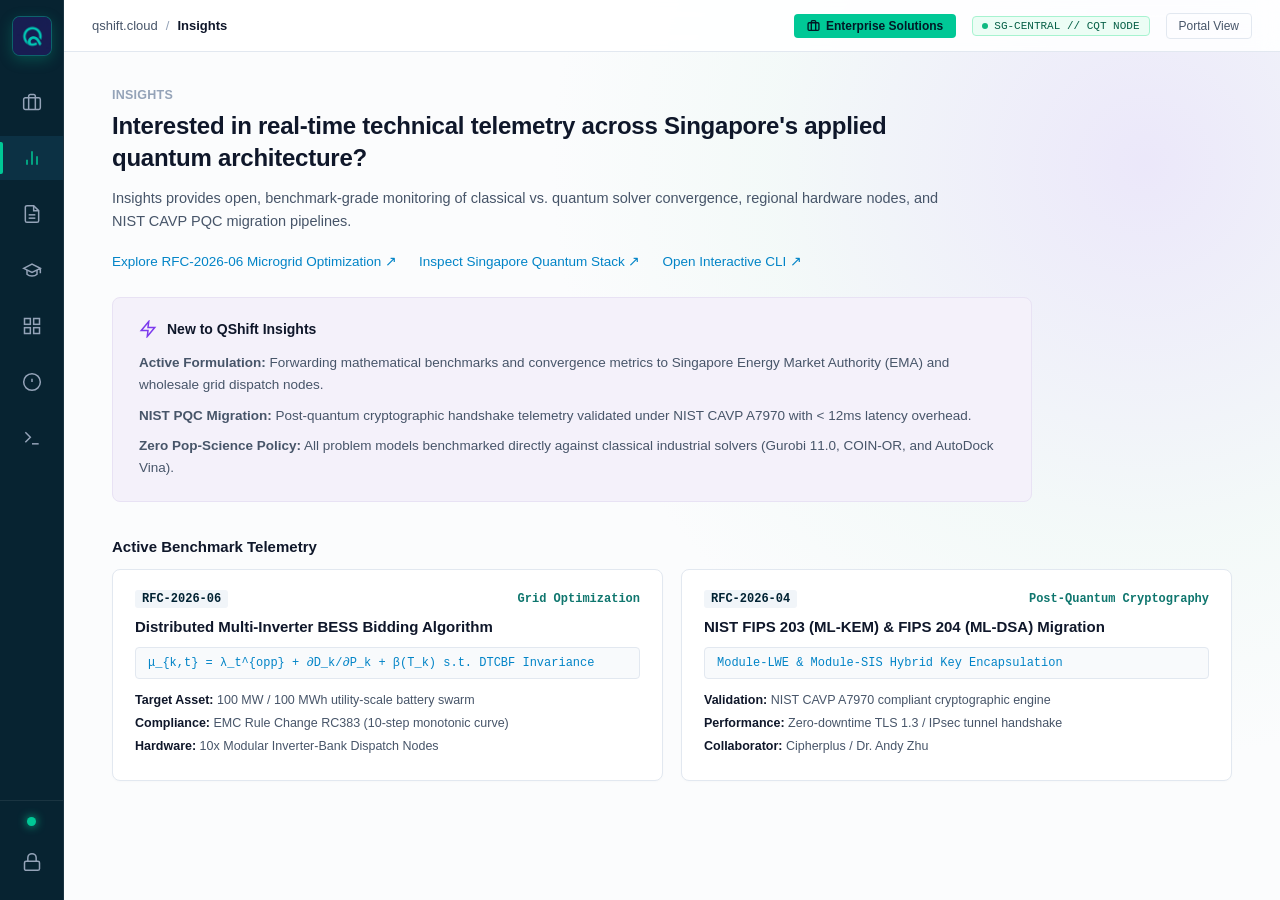
<file: index.html>
<!DOCTYPE html>
<html lang="en">
<head>
  <meta charset="UTF-8">
  <meta name="viewport" content="width=device-width, initial-scale=1.0">
  <title>qshift. // Applied Quantum Research Console</title>
  <meta name="description" content="Applied Quantum Architecture & Benchmark Console for Singapore. Reproducible RFC challenge formulations, regional quantum stack directory, and hardware telemetry.">
  <link rel="icon" type="image/png" sizes="32x32" href="./favicon.png">
  <link rel="icon" type="image/png" sizes="180x180" href="./apple-touch-icon.png">
  <link rel="shortcut icon" href="./favicon.ico">
  <link rel="apple-touch-icon" href="./apple-touch-icon.png">
  <style>
    :root {
      --solace-navy: #002233;
      --solace-dark: #001926;
      --solace-sidebar: #072331;
      --solace-sidebar-active: #0c3144;
      --solace-mint: #00C896;
      --solace-mint-hover: #00b386;
      --solace-mint-glow: rgba(0, 200, 150, 0.18);
      --canvas-bg: #ffffff;
      --card-bg: #ffffff;
      --card-lavender: #f4f1fa;
      --card-lavender-border: #e8e2f4;
      --border-subtle: #e2e8f0;
      --text-main: #0f172a;
      --text-muted: #475569;
      --text-faint: #94a3b8;
      --mono: ui-monospace, SFMono-Regular, Menlo, Monaco, Consolas, "Liberation Mono", monospace;
      --sans: -apple-system, BlinkMacSystemFont, "Segoe UI", Roboto, Helvetica, Arial, sans-serif;
    }

    * { box-sizing: border-box; margin: 0; padding: 0; }
    body {
      background: var(--canvas-bg);
      color: var(--text-main);
      font-family: var(--sans);
      height: 100vh;
      overflow: hidden;
      display: flex;
    }

    /* -------------------------------------------
       1. SOLACE DARK NAVIGATION RAIL
    ------------------------------------------- */
    .sidebar {
      width: 64px;
      background: var(--solace-sidebar);
      display: flex;
      flex-direction: column;
      align-items: center;
      padding: 16px 0;
      border-right: 1px solid rgba(255, 255, 255, 0.08);
      flex-shrink: 0;
      z-index: 50;
      user-select: none;
    }

    .brand-badge {
      width: 40px;
      height: 40px;
      background: #181e50;
      border-radius: 8px;
      display: flex;
      align-items: center;
      justify-content: center;
      margin-bottom: 24px;
      cursor: pointer;
      box-shadow: 0 4px 14px rgba(0, 200, 150, 0.25);
      border: 1px solid rgba(0, 200, 150, 0.4);
      overflow: hidden;
      transition: transform 0.15s ease, box-shadow 0.15s ease, border-color 0.15s ease;
    }

    .brand-badge img {
      width: 100%;
      height: 100%;
      object-fit: cover;
      display: block;
    }

    .brand-badge:hover {
      transform: scale(1.06);
      border-color: var(--solace-mint);
      box-shadow: 0 6px 18px var(--solace-mint-glow);
    }

    .nav-icons {
      display: flex;
      flex-direction: column;
      gap: 12px;
      width: 100%;
      align-items: center;
      flex-grow: 1;
    }

    .nav-item {
      width: 100%;
      height: 44px;
      display: flex;
      align-items: center;
      justify-content: center;
      color: #94a3b8;
      cursor: pointer;
      position: relative;
      transition: all 0.15s ease;
    }

    .nav-item:hover {
      color: #ffffff;
      background: rgba(255, 255, 255, 0.04);
    }

    .nav-item.active {
      color: var(--solace-mint);
      background: var(--solace-sidebar-active);
    }

    .nav-item.active::before {
      content: "";
      position: absolute;
      left: 0;
      top: 6px;
      bottom: 6px;
      width: 3px;
      background: var(--solace-mint);
      border-radius: 0 2px 2px 0;
    }

    .nav-item svg {
      width: 20px;
      height: 20px;
      stroke-width: 1.8;
    }

    /* Tooltips */
    .nav-item::after {
      content: attr(data-tooltip);
      position: absolute;
      left: 72px;
      background: #0f172a;
      color: #f8fafc;
      font-size: 11px;
      padding: 5px 9px;
      border-radius: 4px;
      white-space: nowrap;
      opacity: 0;
      pointer-events: none;
      transition: opacity 0.15s;
      box-shadow: 0 4px 12px rgba(0,0,0,0.2);
      font-family: var(--sans);
      font-weight: 500;
      z-index: 100;
    }

    .nav-item:hover::after {
      opacity: 1;
    }

    .bottom-icons {
      display: flex;
      flex-direction: column;
      gap: 14px;
      width: 100%;
      align-items: center;
      padding-top: 16px;
      border-top: 1px solid rgba(255, 255, 255, 0.08);
    }

    .status-dot-container {
      display: flex;
      align-items: center;
      justify-content: center;
      cursor: pointer;
      position: relative;
    }

    .status-dot {
      width: 9px;
      height: 9px;
      background: var(--solace-mint);
      border-radius: 50%;
      box-shadow: 0 0 10px var(--solace-mint);
      animation: pulse 2.5s infinite;
    }

    @keyframes pulse {
      0% { box-shadow: 0 0 0 0 rgba(0, 200, 150, 0.7); }
      70% { box-shadow: 0 0 0 8px rgba(0, 200, 150, 0); }
      100% { box-shadow: 0 0 0 0 rgba(0, 200, 150, 0); }
    }

    /* -------------------------------------------
       2. MAIN APP CONSOLE & TOPBAR
    ------------------------------------------- */
    .app-container {
      flex: 1;
      display: flex;
      flex-direction: column;
      overflow: hidden;
      background: #fbfcfd;
      position: relative;
    }

    /* Solace Background Decorative Radial Pastel Arc */
    .ambient-arc {
      position: absolute;
      top: 0;
      right: 0;
      width: 750px;
      height: 750px;
      pointer-events: none;
      background: radial-gradient(circle at 82% 22%, rgba(225, 218, 248, 0.6) 0%, rgba(230, 245, 240, 0.35) 45%, transparent 70%);
      z-index: 0;
    }

    header.console-topbar {
      height: 52px;
      border-bottom: 1px solid var(--border-subtle);
      background: rgba(255, 255, 255, 0.88);
      backdrop-filter: blur(10px);
      display: flex;
      align-items: center;
      justify-content: space-between;
      padding: 0 28px;
      z-index: 10;
      flex-shrink: 0;
    }

    .breadcrumbs {
      display: flex;
      align-items: center;
      gap: 8px;
      font-size: 13px;
      color: var(--text-muted);
    }

    .breadcrumbs strong {
      color: var(--text-main);
      font-weight: 600;
    }

    .breadcrumbs .sep {
      color: var(--text-faint);
    }

    .top-actions {
      display: flex;
      align-items: center;
      gap: 16px;
    }

    .env-pill {
      font-family: var(--mono);
      font-size: 11px;
      background: #ecfdf5;
      color: #065f46;
      border: 1px solid #a7f3d0;
      padding: 3px 9px;
      border-radius: 4px;
      display: flex;
      align-items: center;
      gap: 6px;
      font-weight: 500;
    }

    .auth-toggle-btn {
      background: transparent;
      border: 1px solid var(--border-subtle);
      font-size: 12px;
      padding: 5px 12px;
      border-radius: 4px;
      cursor: pointer;
      color: var(--text-muted);
      font-weight: 500;
      transition: all 0.15s;
    }

    .auth-toggle-btn:hover {
      border-color: var(--text-muted);
      color: var(--text-main);
      background: #ffffff;
    }

    /* -------------------------------------------
       3. CONTENT SCROLL AREA
    ------------------------------------------- */
    .content-area {
      flex: 1;
      overflow-y: auto;
      padding: 36px 48px 80px;
      z-index: 1;
      max-width: 1240px;
      width: 100%;
    }

    .category-kicker {
      font-size: 12.5px;
      color: var(--text-faint);
      margin-bottom: 8px;
      font-weight: 600;
      letter-spacing: 0.02em;
      text-transform: uppercase;
    }

    h1.page-title {
      font-size: 24px;
      font-weight: 600;
      color: var(--text-main);
      line-height: 1.35;
      margin-bottom: 12px;
      max-width: 820px;
      letter-spacing: -0.01em;
    }

    p.page-desc {
      color: var(--text-muted);
      font-size: 14.5px;
      line-height: 1.6;
      max-width: 840px;
      margin-bottom: 20px;
    }

    .external-links-row {
      display: flex;
      gap: 22px;
      margin-bottom: 28px;
      font-size: 13.5px;
    }

    .external-link {
      color: #0284c7;
      text-decoration: none;
      font-weight: 500;
      display: inline-flex;
      align-items: center;
      gap: 4px;
      cursor: pointer;
    }

    .external-link:hover {
      text-decoration: underline;
    }

    /* Solace Highlight Card (Lavender Card) */
    .highlight-card {
      background: var(--card-lavender);
      border: 1px solid var(--card-lavender-border);
      border-radius: 8px;
      padding: 22px 26px;
      margin-bottom: 36px;
      max-width: 920px;
    }

    .highlight-header {
      display: flex;
      align-items: center;
      gap: 10px;
      font-size: 14px;
      font-weight: 600;
      color: var(--text-main);
      margin-bottom: 14px;
    }

    .highlight-header svg {
      color: #7c3aed;
    }

    .highlight-body {
      font-size: 13.5px;
      color: var(--text-muted);
      line-height: 1.65;
    }

    .highlight-body p {
      margin-bottom: 8px;
    }

    .highlight-body p:last-child {
      margin-bottom: 0;
    }

    /* -------------------------------------------
       4. CONSOLE TAB PANELS
    ------------------------------------------- */
    .tab-panel {
      display: none;
    }

    .tab-panel.active {
      display: block;
      animation: fadeIn 0.15s ease-in-out;
    }

    @keyframes fadeIn {
      from { opacity: 0; transform: translateY(3px); }
      to { opacity: 1; transform: translateY(0); }
    }

    .section-headline {
      font-size: 15px;
      font-weight: 600;
      color: var(--text-main);
      margin: 28px 0 14px;
      display: flex;
      align-items: center;
      gap: 8px;
    }

    .rfc-grid {
      display: grid;
      grid-template-columns: repeat(auto-fill, minmax(420px, 1fr));
      gap: 18px;
      margin-top: 14px;
    }

    .rfc-card {
      background: #ffffff;
      border: 1px solid var(--border-subtle);
      border-radius: 8px;
      padding: 20px 22px;
      transition: all 0.15s ease;
      box-shadow: 0 1px 3px rgba(0,0,0,0.02);
    }

    .rfc-card:hover {
      border-color: #cbd5e1;
      box-shadow: 0 4px 12px rgba(0,0,0,0.05);
    }

    .rfc-card-header {
      display: flex;
      justify-content: space-between;
      align-items: center;
      font-family: var(--mono);
      font-size: 12px;
      margin-bottom: 8px;
    }

    .rfc-tag {
      font-weight: 700;
      color: var(--solace-navy);
      background: #f1f5f9;
      padding: 2px 7px;
      border-radius: 3px;
    }

    .rfc-domain {
      color: #0f766e;
      font-weight: 600;
    }

    .rfc-title {
      font-size: 15px;
      font-weight: 600;
      color: var(--text-main);
      margin-bottom: 10px;
      line-height: 1.4;
    }

    .math-box {
      font-family: var(--mono);
      font-size: 12px;
      background: #f8fafc;
      border: 1px solid #e2e8f0;
      padding: 8px 12px;
      border-radius: 4px;
      color: #0284c7;
      margin-bottom: 12px;
      overflow-x: auto;
    }

    .spec-line {
      font-size: 12.5px;
      color: var(--text-muted);
      line-height: 1.5;
      margin-bottom: 4px;
    }

    .spec-line strong {
      color: var(--text-main);
      font-weight: 600;
    }

    /* Solace Data Table */
    table.solace-table {
      width: 100%;
      border-collapse: collapse;
      background: #ffffff;
      border: 1px solid var(--border-subtle);
      border-radius: 8px;
      overflow: hidden;
      font-size: 13.5px;
      margin-top: 14px;
    }

    table.solace-table th {
      background: #f8fafc;
      border-bottom: 1px solid var(--border-subtle);
      padding: 12px 16px;
      text-align: left;
      font-size: 11.5px;
      font-family: var(--mono);
      color: var(--text-muted);
      text-transform: uppercase;
      letter-spacing: 0.05em;
    }

    table.solace-table td {
      border-bottom: 1px solid var(--border-subtle);
      padding: 14px 16px;
      vertical-align: top;
      color: var(--text-main);
      line-height: 1.5;
    }

    table.solace-table tr:last-child td {
      border-bottom: none;
    }

    table.solace-table tr:hover td {
      background: #fcfdfe;
    }

    .layer-badge {
      font-family: var(--mono);
      font-weight: 700;
      background: #e2e8f0;
      padding: 2px 6px;
      border-radius: 4px;
      font-size: 11px;
    }

    /* -------------------------------------------
       5. INTERACTIVE CLI TERMINAL
    ------------------------------------------- */
    .cli-window {
      background: var(--solace-dark);
      border-radius: 8px;
      overflow: hidden;
      box-shadow: 0 8px 24px rgba(0,0,0,0.15);
      border: 1px solid #1e293b;
      max-width: 960px;
      margin-top: 16px;
    }

    .cli-titlebar {
      background: #071e2c;
      padding: 8px 16px;
      display: flex;
      align-items: center;
      gap: 8px;
      border-bottom: 1px solid #1e293b;
      font-family: var(--mono);
      font-size: 11.5px;
      color: #94a3b8;
    }

    .cli-dots {
      display: flex;
      gap: 6px;
    }

    .cli-dot {
      width: 10px;
      height: 10px;
      border-radius: 50%;
      background: #334155;
    }

    .cli-body {
      padding: 18px 20px;
      font-family: var(--mono);
      font-size: 12.5px;
      line-height: 1.6;
      color: #cbd5e1;
      max-height: 480px;
      overflow-y: auto;
    }

    .cli-output {
      margin-bottom: 12px;
      white-space: pre-wrap;
    }

    .cli-prompt-line {
      display: flex;
      align-items: center;
      gap: 8px;
    }

    .cli-prompt-label {
      color: var(--solace-mint);
      user-select: none;
    }

    .cli-input {
      flex: 1;
      background: transparent;
      border: none;
      color: #f8fafc;
      font-family: var(--mono);
      font-size: 12.5px;
      outline: none;
    }

    /* -------------------------------------------
       6. PORTAL / LOCK OVERLAY
    ------------------------------------------- */
    .portal-overlay {
      position: fixed;
      inset: 0;
      background: var(--solace-navy);
      z-index: 100;
      display: flex;
      flex-direction: column;
      align-items: center;
      justify-content: center;
      opacity: 0;
      pointer-events: none;
      transition: opacity 0.2s ease;
    }

    .portal-overlay.open {
      opacity: 1;
      pointer-events: auto;
    }

    .portal-box {
      width: 100%;
      max-width: 380px;
      padding: 0 20px;
      text-align: left;
    }

    .portal-brand {
      font-size: 56px;
      font-weight: 800;
      color: var(--solace-mint);
      letter-spacing: -0.04em;
      margin-bottom: 36px;
      font-family: var(--sans);
      user-select: none;
    }

    .portal-group {
      margin-bottom: 22px;
      position: relative;
    }

    .portal-label {
      font-size: 12px;
      color: #7dd3fc;
      margin-bottom: 6px;
      display: block;
      font-family: var(--sans);
    }

    .portal-input {
      width: 100%;
      background: transparent;
      border: none;
      border-bottom: 1px solid rgba(255, 255, 255, 0.4);
      color: #ffffff;
      font-size: 15px;
      padding: 6px 0 8px;
      outline: none;
      transition: border-color 0.2s;
    }

    .portal-input:focus {
      border-bottom-color: var(--solace-mint);
    }

    .portal-forgot {
      font-size: 12px;
      color: #5eead4;
      text-decoration: none;
      display: inline-block;
      margin-top: 8px;
    }

    .portal-btn {
      width: 100%;
      background: var(--solace-mint);
      color: var(--solace-navy);
      border: none;
      padding: 12px;
      border-radius: 4px;
      font-weight: 600;
      font-size: 14px;
      cursor: pointer;
      margin-top: 22px;
      transition: background 0.15s;
    }

    .portal-btn:hover {
      background: var(--solace-mint-hover);
    }

    .portal-footer {
      margin-top: 22px;
      font-size: 13px;
      color: #cbd5e1;
    }

    .portal-footer a {
      color: var(--solace-mint);
      text-decoration: none;
      font-weight: 500;
    }

    .portal-close-hint {
      position: absolute;
      top: 24px;
      right: 28px;
      color: #94a3b8;
      font-size: 13px;
      cursor: pointer;
      display: flex;
      align-items: center;
      gap: 6px;
      transition: color 0.15s;
    }

    .portal-close-hint:hover {
      color: #ffffff;
    }

    /* -------------------------------------------
       ENTERPRISE LANDING & COMMERCIAL CTAS
    ------------------------------------------- */
    .cta-topbar-btn {
      background: var(--solace-mint);
      color: var(--solace-dark);
      border: none;
      font-size: 12px;
      font-weight: 600;
      padding: 5px 13px;
      border-radius: 4px;
      cursor: pointer;
      transition: all 0.15s ease;
      display: inline-flex;
      align-items: center;
      gap: 6px;
    }

    .cta-topbar-btn:hover {
      background: var(--solace-mint-hover);
      box-shadow: 0 2px 8px var(--solace-mint-glow);
    }

    .enterprise-hero-ctas {
      display: flex;
      gap: 14px;
      margin-bottom: 30px;
      flex-wrap: wrap;
    }

    .btn-primary-mint {
      background: var(--solace-mint);
      color: var(--solace-dark);
      font-weight: 600;
      font-size: 13.5px;
      padding: 9px 18px;
      border-radius: 5px;
      border: none;
      cursor: pointer;
      text-decoration: none;
      display: inline-flex;
      align-items: center;
      gap: 8px;
      transition: all 0.15s ease;
      box-shadow: 0 2px 8px var(--solace-mint-glow);
    }

    .btn-primary-mint:hover {
      background: var(--solace-mint-hover);
      transform: translateY(-1px);
    }

    .btn-outline {
      background: #ffffff;
      color: var(--text-main);
      font-weight: 500;
      font-size: 13.5px;
      padding: 9px 18px;
      border-radius: 5px;
      border: 1px solid var(--border-subtle);
      cursor: pointer;
      text-decoration: none;
      display: inline-flex;
      align-items: center;
      gap: 8px;
      transition: all 0.15s ease;
    }

    .btn-outline:hover {
      border-color: var(--text-muted);
      background: #f8fafc;
      transform: translateY(-1px);
    }

    .enterprise-grid {
      display: grid;
      grid-template-columns: repeat(auto-fit, minmax(320px, 1fr));
      gap: 20px;
      margin-bottom: 32px;
    }

    .enterprise-card {
      background: #ffffff;
      border: 1px solid var(--border-subtle);
      border-radius: 8px;
      padding: 24px;
      display: flex;
      flex-direction: column;
      justify-content: space-between;
      transition: transform 0.15s ease, border-color 0.15s ease, box-shadow 0.15s ease;
    }

    .enterprise-card:hover {
      border-color: #cbd5e1;
      box-shadow: 0 6px 20px rgba(0, 0, 0, 0.05);
      transform: translateY(-2px);
    }

    .enterprise-badge {
      display: inline-block;
      font-family: var(--mono);
      font-size: 11px;
      font-weight: 600;
      text-transform: uppercase;
      padding: 3px 8px;
      border-radius: 3px;
      margin-bottom: 12px;
      width: fit-content;
    }

    .badge-pqc { background: #fdf4ff; color: #a21caf; border: 1px solid #f0abfc; }
    .badge-opt { background: #f0fdf4; color: #15803d; border: 1px solid #86efac; }
    .badge-stack { background: #eff6ff; color: #1d4ed8; border: 1px solid #93c5fd; }

    .enterprise-card-title {
      font-size: 17px;
      font-weight: 600;
      color: var(--text-main);
      margin-bottom: 8px;
      line-height: 1.35;
    }

    .enterprise-card-sub {
      font-size: 13px;
      color: var(--text-muted);
      margin-bottom: 16px;
      line-height: 1.5;
    }

    .enterprise-card-list {
      list-style: none;
      margin-bottom: 20px;
      flex-grow: 1;
    }

    .enterprise-card-list li {
      font-size: 12.5px;
      color: var(--text-muted);
      margin-bottom: 9px;
      position: relative;
      padding-left: 20px;
      line-height: 1.45;
    }

    .enterprise-card-list li::before {
      content: "✓";
      position: absolute;
      left: 0;
      color: var(--solace-mint-hover);
      font-weight: 700;
    }

    .enterprise-card-footer {
      border-top: 1px solid #f1f5f9;
      padding-top: 14px;
      display: flex;
      align-items: center;
      justify-content: space-between;
    }

    .target-domain-label {
      font-size: 11.5px;
      color: var(--text-faint);
      font-family: var(--mono);
    }

    .action-cta-link {
      color: #0284c7;
      text-decoration: none;
      font-size: 12.5px;
      font-weight: 600;
      display: inline-flex;
      align-items: center;
      gap: 4px;
      cursor: pointer;
    }

    .action-cta-link:hover {
      text-decoration: underline;
      color: #0369a1;
    }

    .scoping-card {
      background: #ffffff;
      border: 1px solid var(--border-subtle);
      border-radius: 8px;
      padding: 28px 32px;
      margin-top: 32px;
      max-width: 920px;
    }

    .scoping-header {
      display: flex;
      justify-content: space-between;
      align-items: flex-start;
      margin-bottom: 20px;
    }

    .scoping-grid {
      display: grid;
      grid-template-columns: 1fr 1fr;
      gap: 18px;
      margin-bottom: 18px;
    }

    .form-group label {
      display: block;
      font-size: 12px;
      font-weight: 600;
      color: var(--text-main);
      margin-bottom: 6px;
      text-transform: uppercase;
      letter-spacing: 0.02em;
    }

    .form-select, .form-input, .form-textarea {
      width: 100%;
      padding: 9px 12px;
      border: 1px solid var(--border-subtle);
      border-radius: 4px;
      font-size: 13px;
      font-family: var(--sans);
      background: #f8fafc;
      color: var(--text-main);
      outline: none;
      transition: border-color 0.15s, background 0.15s;
    }

    .form-select:focus, .form-input:focus, .form-textarea:focus {
      border-color: var(--solace-mint);
      background: #ffffff;
    }

    .contact-metadata-row {
      display: flex;
      gap: 32px;
      padding-top: 20px;
      margin-top: 20px;
      border-top: 1px solid #f1f5f9;
      font-size: 12.5px;
      color: var(--text-muted);
      flex-wrap: wrap;
    }

    .contact-meta-item strong {
      color: var(--text-main);
      display: block;
      margin-bottom: 2px;
    }


    /* -------------------------------------------
       APPLIED PROJECT BRIEFS & QUANTUM STUDENT PORTAL
    ------------------------------------------- */
    .brief-meta-grid {
      display: grid;
      grid-template-columns: repeat(auto-fit, minmax(200px, 1fr));
      gap: 16px;
      margin-top: 14px;
      padding-top: 14px;
      border-top: 1px solid var(--card-lavender-border);
      font-size: 12.5px;
    }
    .brief-meta-col strong {
      display: block;
      color: var(--text-main);
      margin-bottom: 2px;
      font-size: 11.5px;
      text-transform: uppercase;
      letter-spacing: 0.02em;
    }
    .brief-card-container {
      display: flex;
      flex-direction: column;
      gap: 24px;
      margin-bottom: 36px;
    }
    .project-brief-card {
      background: #ffffff;
      border: 1px solid var(--border-subtle);
      border-radius: 8px;
      padding: 26px 30px;
      transition: all 0.15s ease;
    }
    .project-brief-card:hover {
      border-color: #cbd5e1;
      box-shadow: 0 4px 16px rgba(0, 0, 0, 0.04);
    }
    .brief-top-header {
      display: flex;
      justify-content: space-between;
      align-items: flex-start;
      margin-bottom: 12px;
      flex-wrap: wrap;
      gap: 8px;
    }
    .brief-title {
      font-size: 18px;
      font-weight: 600;
      color: var(--text-main);
      margin-bottom: 4px;
    }
    .brief-subtitle {
      font-size: 12.5px;
      font-family: var(--mono);
      color: var(--text-faint);
    }
    .brief-section-title {
      font-size: 13px;
      font-weight: 600;
      color: var(--text-main);
      margin: 16px 0 6px;
      text-transform: uppercase;
      letter-spacing: 0.02em;
      display: flex;
      align-items: center;
      gap: 6px;
    }
    .brief-text {
      font-size: 13.5px;
      color: var(--text-muted);
      line-height: 1.6;
      margin-bottom: 12px;
    }
    .sprint-timeline {
      display: grid;
      grid-template-columns: repeat(auto-fit, minmax(260px, 1fr));
      gap: 14px;
      margin: 14px 0 18px;
    }
    .sprint-box {
      background: #f8fafc;
      border: 1px solid #e2e8f0;
      border-radius: 6px;
      padding: 14px 16px;
    }
    .sprint-box-header {
      display: flex;
      align-items: center;
      justify-content: space-between;
      margin-bottom: 8px;
    }
    .sprint-badge {
      font-family: var(--mono);
      font-size: 11px;
      font-weight: 600;
      padding: 2px 7px;
      border-radius: 3px;
      background: #e2e8f0;
      color: #334155;
    }
    .sprint-weeks {
      font-size: 11.5px;
      color: var(--text-faint);
      font-weight: 500;
    }
    .sprint-box-title {
      font-size: 13px;
      font-weight: 600;
      color: var(--text-main);
      margin-bottom: 6px;
    }
    .sprint-box-desc {
      font-size: 12px;
      color: var(--text-muted);
      line-height: 1.5;
    }
    .stack-chip-row {
      display: flex;
      gap: 6px;
      flex-wrap: wrap;
      margin-top: 6px;
    }
    .stack-chip {
      font-family: var(--mono);
      font-size: 11.5px;
      background: #f1f5f9;
      color: #334155;
      padding: 3px 8px;
      border-radius: 4px;
      border: 1px solid #e2e8f0;
    }

  </style>
</head>
<body>

  <!-- SOLACE DARK NAVIGATION RAIL -->
  <aside class="sidebar">
    <div class="brand-badge" title="qshift. Applied Quantum Console" onclick="switchTab('insights')">
      <img src="./brand-badge.png" alt="qshift. Applied Quantum Console">
    </div>
    <div class="nav-icons">
      <!-- Enterprise Solutions / Commercial Gateway -->
      <div class="nav-item" id="btn-enterprise" data-tooltip="Enterprise &amp; Quantum Offerings" onclick="switchTab('enterprise')">
        <svg viewBox="0 0 24 24" fill="none" stroke="currentColor"><rect x="2" y="7" width="20" height="14" rx="2" ry="2"></rect><path d="M16 21V5a2 2 0 0 0-2-2h-4a2 2 0 0 0-2 2v16"></path></svg>
      </div>
      <!-- Insights -->
      <div class="nav-item active" id="btn-insights" data-tooltip="Insights &amp; Telemetry" onclick="switchTab('insights')">
        <svg viewBox="0 0 24 24" fill="none" stroke="currentColor"><line x1="18" y1="20" x2="18" y2="10"></line><line x1="12" y1="20" x2="12" y2="4"></line><line x1="6" y1="20" x2="6" y2="14"></line></svg>
      </div>
      <!-- RFC Specs -->
      <div class="nav-item" id="btn-rfcs" data-tooltip="RFC Specifications" onclick="switchTab('rfcs')">
        <svg viewBox="0 0 24 24" fill="none" stroke="currentColor"><path d="M14 2H6a2 2 0 0 0-2 2v16a2 2 0 0 0 2 2h12a2 2 0 0 0 2-2V8z"></path><polyline points="14 2 14 8 20 8"></polyline><line x1="16" y1="13" x2="8" y2="13"></line><line x1="16" y1="17" x2="8" y2="17"></line></svg>
      </div>
      <!-- Applied Project Briefs & Quantum Student Portal -->
      <div class="nav-item" id="btn-briefs" data-tooltip="Applied Project Briefs &amp; Student Portal" onclick="switchTab('briefs')">
        <svg viewBox="0 0 24 24" fill="none" stroke="currentColor"><path d="M22 10v6M2 10l10-5 10 5-10 5z"></path><path d="M6 12v5c3 3 9 3 12 0v-5"></path></svg>
      </div>
      <!-- Singapore Stack -->
      <div class="nav-item" id="btn-stack" data-tooltip="Singapore Quantum Stack" onclick="switchTab('stack')">
        <svg viewBox="0 0 24 24" fill="none" stroke="currentColor"><rect x="3" y="3" width="7" height="7"></rect><rect x="14" y="3" width="7" height="7"></rect><rect x="14" y="14" width="7" height="7"></rect><rect x="3" y="14" width="7" height="7"></rect></svg>
      </div>
      <!-- Architecture Triad -->
      <div class="nav-item" id="btn-triad" data-tooltip="The Triad Architecture" onclick="switchTab('triad')">
        <svg viewBox="0 0 24 24" fill="none" stroke="currentColor"><circle cx="12" cy="12" r="10"></circle><line x1="12" y1="8" x2="12" y2="12"></line><line x1="12" y1="16" x2="12.01" y2="16"></line></svg>
      </div>
      <!-- Terminal -->
      <div class="nav-item" id="btn-terminal" data-tooltip="Developer CLI Terminal" onclick="switchTab('terminal')">
        <svg viewBox="0 0 24 24" fill="none" stroke="currentColor"><polyline points="4 17 10 11 4 5"></polyline><line x1="12" y1="19" x2="20" y2="19"></line></svg>
      </div>
    </div>
    <div class="bottom-icons">
      <div class="status-dot-container" data-tooltip="SG-Central Nodes: 100% Online">
        <div class="status-dot"></div>
      </div>
      <div class="nav-item" data-tooltip="Lock Console / Sign In Screen" onclick="togglePortal(true)">
        <svg viewBox="0 0 24 24" fill="none" stroke="currentColor"><rect x="3" y="11" width="18" height="11" rx="2" ry="2"></rect><path d="M7 11V7a5 5 0 0 1 10 0v4"></path></svg>
      </div>
    </div>
  </aside>

  <!-- MAIN APP CONSOLE -->
  <div class="app-container">
    <div class="ambient-arc"></div>

    <!-- TOPBAR -->
    <header class="console-topbar">
      <div class="breadcrumbs">
        <span>qshift.cloud</span>
        <span class="sep">/</span>
        <strong id="breadcrumb-current">Insights</strong>
      </div>
      <div class="top-actions">
        <button class="cta-topbar-btn" onclick="switchTab('enterprise')">
          <svg width="13" height="13" viewBox="0 0 24 24" fill="none" stroke="currentColor" stroke-width="2.5"><rect x="2" y="7" width="20" height="14" rx="2" ry="2"></rect><path d="M16 21V5a2 2 0 0 0-2-2h-4a2 2 0 0 0-2 2v16"></path></svg>
          Enterprise Solutions
        </button>
        <div class="env-pill">
          <span style="display:inline-block; width:6px; height:6px; background:#10b981; border-radius:50%;"></span>
          SG-CENTRAL // CQT NODE
        </div>
        <button class="auth-toggle-btn" onclick="togglePortal(true)">Portal View</button>
      </div>
    </header>

    <!-- CONTENT SCROLL AREA -->
    <main class="content-area">

      <!-- ==============================================
           TAB 0: ENTERPRISE & QUANTUM STACK OFFERINGS (LANDING TAB)
      =============================================== -->
      <div class="tab-panel" id="tab-enterprise">
        <div class="category-kicker">Enterprise Solutions // Regional Quantum Stack Offering</div>
        <h1 class="page-title">Accelerate Your Quantum Transition with Singapore's Applied Architecture</h1>
        <p class="page-desc">
          QShift provides production-grade algorithmic formulation, NIST CAVP-certified post-quantum cryptography (PQC) migration, and sovereign access to Singapore’s distributed quantum computing infrastructure for enterprises, financial institutions, and government bodies.
        </p>

        <!-- Quick CTAs -->
        <div class="enterprise-hero-ctas">
          <a href="mailto:hello@qshiftlab.com?subject=Enterprise%20Applied%20Quantum%20Scoping%20Inquiry" class="btn-primary-mint">
            <svg width="15" height="15" viewBox="0 0 24 24" fill="none" stroke="currentColor" stroke-width="2.5"><path d="M4 4h16c1.1 0 2 .9 2 2v12c0 1.1-.9 2-2 2H4c-1.1 0-2-.9-2-2V6c0-1.1.9-2 2-2z"></path><polyline points="22,6 12,13 2,6"></polyline></svg>
            Schedule an Applied Scoping Session
          </a>
          <button class="btn-outline" onclick="switchTab('rfcs')">
            <svg width="15" height="15" viewBox="0 0 24 24" fill="none" stroke="currentColor" stroke-width="2"><path d="M14 2H6a2 2 0 0 0-2 2v16a2 2 0 0 0 2 2h12a2 2 0 0 0 2-2V8z"></path><polyline points="14 2 14 8 20 8"></polyline></svg>
            Explore RFC Specifications
          </button>
          <button class="btn-outline" onclick="switchTab('stack')">
            <svg width="15" height="15" viewBox="0 0 24 24" fill="none" stroke="currentColor" stroke-width="2"><rect x="3" y="3" width="7" height="7"></rect><rect x="14" y="3" width="7" height="7"></rect><rect x="14" y="14" width="7" height="7"></rect><rect x="3" y="14" width="7" height="7"></rect></svg>
            Inspect Singapore Quantum Stack
          </button>
        </div>

        <!-- Solace Highlight Card -->
        <div class="highlight-card">
          <div class="highlight-header">
            <svg width="18" height="18" viewBox="0 0 24 24" fill="none" stroke="currentColor" stroke-width="2"><polygon points="13 2 3 14 12 14 11 22 21 10 12 10 13 2"></polygon></svg>
            <span>QShift Institutional Assurance &amp; Governance</span>
          </div>
          <div class="highlight-body">
            <p><strong>Zero Pop-Science Policy:</strong> We do not publish speculative quantum supremacy claims. Every algorithmic formulation is rigorously benchmarked against the strongest available classical baseline (Gurobi 11.0, COIN-OR CBC, and AutoDock Vina).</p>
            <p><strong>NIST CAVP A7970 Compliance:</strong> Cryptographic implementations follow ratified NIST FIPS 203 (ML-KEM), FIPS 204 (ML-DSA), and FIPS 205 (SLH-DSA) post-quantum specifications with sub-12ms latency overhead.</p>
            <p><strong>Sovereign Singapore Data Boundaries:</strong> All client proprietary models, financial time-series, and grid parameters remain strictly on-premise or within Singapore-domiciled sovereign VPC enclaves.</p>
          </div>
        </div>

        <!-- 3 Core Commercial Offerings -->
        <div class="section-headline">Commercial Engagement Offerings</div>
        <div class="enterprise-grid">

          <!-- Pillar 1 -->
          <div class="enterprise-card">
            <div>
              <span class="enterprise-badge badge-pqc">Track 01 // Cybersecurity</span>
              <div class="enterprise-card-title">NIST CAVP Post-Quantum Cryptography (PQC) Audit &amp; Migration</div>
              <div class="enterprise-card-sub">Protect mission-critical data assets against "Harvest Now, Decrypt Later" quantum adversary campaigns.</div>
              <ul class="enterprise-card-list">
                <li>Automated cryptographic inventory discovery across legacy TLS, SSH, and VPN endpoints.</li>
                <li>Hybrid key encapsulation staging: X25519 + ML-KEM-768 with zero downtime.</li>
                <li>NIST CAVP A7970 validation and Hardware Security Module (HSM) firmware certification.</li>
                <li>Benchmarked latency verification (&lt; 12ms handshake overhead).</li>
              </ul>
            </div>
            <div class="enterprise-card-footer">
              <span class="target-domain-label">FINTECH // TELCO // CRITICAL INFRA</span>
              <a href="mailto:hello@qshiftlab.com?subject=Enterprise%20PQC%20Readiness%20Audit%20Inquiry" class="action-cta-link">Request Audit Blueprint &rarr;</a>
            </div>
          </div>

          <!-- Pillar 2 -->
          <div class="enterprise-card">
            <div>
              <span class="enterprise-badge badge-opt">Track 02 // Mathematical Optimization</span>
              <div class="enterprise-card-title">Industrial Combinatorial Optimization &amp; RFC Co-Formulation</div>
              <div class="enterprise-card-sub">Eliminate exponential timeouts in high-dimensional mixed-integer linear programming (MILP).</div>
              <ul class="enterprise-card-list">
                <li>Mathematical mapping of industrial constraints into QUBO and Ising Hamiltonian forms.</li>
                <li>Empirical side-by-side benchmarking against Gurobi 11.0 and state-of-the-art classical solvers.</li>
                <li>Custom QAOA / VQE ansatz compilation with 0-SWAP routing on native QPUs.</li>
                <li>Co-authored RFC technical specifications and provable convergence guarantees.</li>
              </ul>
            </div>
            <div class="enterprise-card-footer">
              <span class="target-domain-label">MARITIME // BESS // ASSET MGMT</span>
              <a href="mailto:hello@qshiftlab.com?subject=Industrial%20Combinatorial%20Optimization%20Benchmark%20Inquiry" class="action-cta-link">Commission Benchmark &rarr;</a>
            </div>
          </div>

          <!-- Pillar 3 -->
          <div class="enterprise-card">
            <div>
              <span class="enterprise-badge badge-stack">Track 03 // Compute Infrastructure</span>
              <div class="enterprise-card-title">Singapore Sovereign Quantum Stack Integration</div>
              <div class="enterprise-card-sub">Provision direct, multi-tenant API access to regional cryogenic nodes, QPUs, and emulators.</div>
              <ul class="enterprise-card-list">
                <li>Enterprise HAL (Hardware Abstraction Layer) middleware connecting into Layers 01–06.</li>
                <li>Direct QPU queue prioritization on IonQ, CQT trapped-ion, and neutral atom platforms.</li>
                <li>Noise-mitigated zero-noise extrapolation (ZNE) and probabilistic error cancellation (PEC).</li>
                <li>SLA-backed uptime guarantees and sovereign Singapore data residency compliance.</li>
              </ul>
            </div>
            <div class="enterprise-card-footer">
              <span class="target-domain-label">ENTERPRISE R&amp;D // GOV // QUANT LABS</span>
              <a href="mailto:hello@qshiftlab.com?subject=Sovereign%20Quantum%20Stack%20Access%20Inquiry" class="action-cta-link">Request API Provisioning &rarr;</a>
            </div>
          </div>

        </div>

        <!-- Engagement Models Matrix -->
        <div class="section-headline">Structured Enterprise Engagement Tracks</div>
        <table class="stack-table" style="margin-bottom:32px;">
          <thead>
            <tr>
              <th style="width:160px;">Engagement Track</th>
              <th style="width:120px;">Duration</th>
              <th>Scope &amp; Technical Deliverables</th>
              <th style="width:180px;">Action</th>
            </tr>
          </thead>
          <tbody>
            <tr>
              <td><span class="layer-badge" style="background:#00C896; color:#001926;">Sprint</span></td>
              <td><strong>4 Weeks</strong></td>
              <td><strong>Applied Problem Scoping &amp; Baseline Audit:</strong> Problem formulation into QUBO/MILP, classical Gurobi 11.0 baseline establishment, NISQ feasibility evaluation, and preliminary convergence report.</td>
              <td><a href="mailto:hello@qshiftlab.com?subject=Inquiry%20-%204-Week%20Applied%20Benchmark%20Sprint" class="action-cta-link">Book 4-Week Sprint &rarr;</a></td>
            </tr>
            <tr>
              <td><span class="layer-badge" style="background:#7c3aed; color:#ffffff;">Pilot</span></td>
              <td><strong>12 Weeks</strong></td>
              <td><strong>Production Pilot &amp; Hardware Execution:</strong> End-to-end PQC hybrid tunnel deployment or QPU-accelerated optimization harness running on regional Singapore hardware with custom error mitigation.</td>
              <td><a href="mailto:hello@qshiftlab.com?subject=Inquiry%20-%2012-Week%20Production%20Pilot" class="action-cta-link">Initiate Pilot Program &rarr;</a></td>
            </tr>
            <tr>
              <td><span class="layer-badge" style="background:#0284c7; color:#ffffff;">Retainer</span></td>
              <td><strong>Annual</strong></td>
              <td><strong>Sovereign Research Partnership:</strong> Dedicated applied mathematics team, reserved QPU hardware allocations, joint RFC publication rights, and advisory seats on emerging quantum standards.</td>
              <td><a href="mailto:hello@qshiftlab.com?subject=Inquiry%20-%20Sovereign%20Research%20Retainer" class="action-cta-link">Discuss Retainer Terms &rarr;</a></td>
            </tr>
          </tbody>
        </table>

        <!-- Interactive Scoping Card -->
        <div class="scoping-card">
          <div class="scoping-header">
            <div>
              <div class="category-kicker" style="margin-bottom:4px;">Direct Scoping Generator</div>
              <h3 style="font-size:18px; font-weight:600; color:var(--text-main);">Request an Applied Benchmark or Quantum Stack Scoping Session</h3>
            </div>
            <span class="rfc-domain" style="background:#ecfdf5; color:#065f46; border:1px solid #a7f3d0;">24H Response SLA</span>
          </div>

          <div class="scoping-grid">
            <div class="form-group">
              <label for="scopeDomain">Industry / Operational Domain</label>
              <select class="form-select" id="scopeDomain">
                <option value="Maritime & Port Logistics (Berthing / Crane Routing)">Maritime &amp; Port Logistics (Berthing / Crane Routing)</option>
                <option value="Energy & Power Systems (BESS Swarm / VPP Dispatch)">Energy &amp; Power Systems (BESS Swarm / VPP Dispatch)</option>
                <option value="Fintech & Banking (PQC Migration / VaR Risk)">Fintech &amp; Banking (PQC Migration / VaR Risk)</option>
                <option value="Sovereign Compute & Gov Tech (QPU Stack Access)">Sovereign Compute &amp; Gov Tech (QPU Stack Access)</option>
                <option value="Biopharma & Molecular Docking">Biopharma &amp; Molecular Docking</option>
              </select>
            </div>
            <div class="form-group">
              <label for="scopeTrack">Desired Engagement Track</label>
              <select class="form-select" id="scopeTrack">
                <option value="4-Week Applied Benchmark Sprint">4-Week Applied Benchmark Sprint</option>
                <option value="12-Week Production Pilot & Hardware Execution">12-Week Production Pilot &amp; Hardware Execution</option>
                <option value="NIST CAVP A7970 PQC Readiness Audit">NIST CAVP A7970 PQC Readiness Audit</option>
                <option value="Annual Sovereign Research Retainer">Annual Sovereign Research Retainer</option>
              </select>
            </div>
          </div>

          <div class="form-group" style="margin-bottom:18px;">
            <label for="scopeNotes">Problem Statement / Technical Constraints (Optional)</label>
            <textarea class="form-textarea" id="scopeNotes" rows="3" placeholder="Describe your existing classical bottleneck, target scale (e.g. 100 MW BESS, 10,000 TEU berths), or PQC endpoints..."></textarea>
          </div>

          <div style="display:flex; gap:12px; align-items:center; flex-wrap:wrap;">
            <button class="btn-primary-mint" onclick="submitEnterpriseBrief()">
              <svg width="15" height="15" viewBox="0 0 24 24" fill="none" stroke="currentColor" stroke-width="2.5"><path d="M22 2L11 13M22 2l-7 20-4-9-9-4 20-7z"></path></svg>
              Open Email Client with Scoping Brief
            </button>
            <button class="btn-outline" onclick="copyEnterpriseBrief()">
              <svg width="15" height="15" viewBox="0 0 24 24" fill="none" stroke="currentColor" stroke-width="2"><rect x="9" y="9" width="13" height="13" rx="2" ry="2"></rect><path d="M5 15H4a2 2 0 0 1-2-2V4a2 2 0 0 1 2-2h9a2 2 0 0 1 2 2v1"></path></svg>
              Copy Brief to Clipboard
            </button>
            <span id="copyConfirmNotice" style="font-size:12.5px; color:#10b981; font-weight:600; display:none;">✓ Copied to clipboard!</span>
          </div>

          <div class="contact-metadata-row">
            <div class="contact-meta-item">
              <strong>Direct Inquiries</strong>
              <span>hello@qshiftlab.com</span>
            </div>
            <div class="contact-meta-item">
              <strong>Research Node</strong>
              <span>Singapore // CQT &amp; National Quantum Ecosystem Hub</span>
            </div>
            <div class="contact-meta-item">
              <strong>Confidentiality</strong>
              <span>Mutual NDA Executed Prior to Model Ingestion</span>
            </div>
          </div>
        </div>
      </div>

      <!-- ==============================================
           TAB 1: INSIGHTS (DIRECT SOLACE MATCH)
      =============================================== -->
      <div class="tab-panel active" id="tab-insights">
        <div class="category-kicker">Insights</div>
        <h1 class="page-title">Interested in real-time technical telemetry across Singapore's applied quantum architecture?</h1>
        <p class="page-desc">
          Insights provides open, benchmark-grade monitoring of classical vs. quantum solver convergence, regional hardware nodes, and NIST CAVP PQC migration pipelines.
        </p>
        <div class="external-links-row">
          <span class="external-link" onclick="switchTab('rfcs')">Explore RFC-2026-06 Microgrid Optimization ↗</span>
          <span class="external-link" onclick="switchTab('stack')">Inspect Singapore Quantum Stack ↗</span>
          <span class="external-link" onclick="switchTab('terminal')">Open Interactive CLI ↗</span>
        </div>

        <!-- Solace Highlight Card -->
        <div class="highlight-card">
          <div class="highlight-header">
            <svg width="18" height="18" viewBox="0 0 24 24" fill="none" stroke="currentColor" stroke-width="2"><polygon points="13 2 3 14 12 14 11 22 21 10 12 10 13 2"></polygon></svg>
            <span>New to QShift Insights</span>
          </div>
          <div class="highlight-body">
            <p><strong>Active Formulation:</strong> Forwarding mathematical benchmarks and convergence metrics to Singapore Energy Market Authority (EMA) and wholesale grid dispatch nodes.</p>
            <p><strong>NIST PQC Migration:</strong> Post-quantum cryptographic handshake telemetry validated under NIST CAVP A7970 with &lt; 12ms latency overhead.</p>
            <p><strong>Zero Pop-Science Policy:</strong> All problem models benchmarked directly against classical industrial solvers (Gurobi 11.0, COIN-OR, and AutoDock Vina).</p>
          </div>
        </div>

        <!-- Summary Telemetry Grid -->
        <div class="section-headline">Active Benchmark Telemetry</div>
        <div class="rfc-grid">
          <div class="rfc-card">
            <div class="rfc-card-header">
              <span class="rfc-tag">RFC-2026-06</span>
              <span class="rfc-domain">Grid Optimization</span>
            </div>
            <div class="rfc-title">Distributed Multi-Inverter BESS Bidding Algorithm</div>
            <div class="math-box">μ_{k,t} = λ_t^{opp} + ∂D_k/∂P_k + β(T_k) s.t. DTCBF Invariance</div>
            <div class="spec-line"><strong>Target Asset:</strong> 100 MW / 100 MWh utility-scale battery swarm</div>
            <div class="spec-line"><strong>Compliance:</strong> EMC Rule Change RC383 (10-step monotonic curve)</div>
            <div class="spec-line"><strong>Hardware:</strong> 10x Modular Inverter-Bank Dispatch Nodes</div>
          </div>

          <div class="rfc-card">
            <div class="rfc-card-header">
              <span class="rfc-tag">RFC-2026-04</span>
              <span class="rfc-domain">Post-Quantum Cryptography</span>
            </div>
            <div class="rfc-title">NIST FIPS 203 (ML-KEM) &amp; FIPS 204 (ML-DSA) Migration</div>
            <div class="math-box">Module-LWE &amp; Module-SIS Hybrid Key Encapsulation</div>
            <div class="spec-line"><strong>Validation:</strong> NIST CAVP A7970 compliant cryptographic engine</div>
            <div class="spec-line"><strong>Performance:</strong> Zero-downtime TLS 1.3 / IPsec tunnel handshake</div>
            <div class="spec-line"><strong>Collaborator:</strong> Cipherplus / Dr. Andy Zhu</div>
          </div>
        </div>
      </div>

      <!-- ==============================================
           TAB 2: RFC SPECIFICATIONS
      =============================================== -->
      <div class="tab-panel" id="tab-rfcs">
        <div class="category-kicker">Problem Formulations</div>
        <h1 class="page-title">Candidate Challenge Specifications (RFC Drafts)</h1>
        <p class="page-desc">
          Reproducible mathematical problem specifications formulated by Singapore engineers to benchmark quantum speedup against industrial classical baselines.
        </p>

        <div class="rfc-grid">
          <!-- RFC-01 -->
          <div class="rfc-card">
            <div class="rfc-card-header">
              <span class="rfc-tag">RFC-2026-01</span>
              <span class="rfc-domain">Maritime Logistics</span>
            </div>
            <div class="rfc-title">Constrained Port Berth &amp; Quay Crane Assignment via QAOA</div>
            <div class="math-box">min H_C(x) = ∑ c_ij x_ij + λ_1 ∑ (∑ x_ij - 1)² + λ_2 H_tide(x)</div>
            <div class="spec-line"><strong>Classical Baseline:</strong> Gurobi 11.0 Branch-and-Cut MILP (chokes at N &gt; 45 vessels)</div>
            <div class="spec-line"><strong>Target Hardware:</strong> Trapped-Ion (IonQ Forte / Aria, all-to-all connectivity)</div>
            <div class="spec-line"><strong>Benchmark:</strong> -14.8% transshipment re-handling latency under monsoon variance</div>
          </div>

          <!-- RFC-02 -->
          <div class="rfc-card">
            <div class="rfc-card-header">
              <span class="rfc-tag">RFC-2026-02</span>
              <span class="rfc-domain">Financial Risk</span>
            </div>
            <div class="rfc-title">Value-at-Risk (VaR) Acceleration via QAE</div>
            <div class="math-box">P(|S_T - K| &gt; θ) with quadratic speedup O(1/ε) vs classical Monte Carlo O(1/ε²)</div>
            <div class="spec-line"><strong>Classical Baseline:</strong> Classical Monte Carlo (100,000 paths, 6.2 hours batch compute)</div>
            <div class="spec-line"><strong>Target Hardware:</strong> High-Fidelity Trapped-Ion / Logical Qubit Simulator</div>
            <div class="spec-line"><strong>Benchmark:</strong> Sub-minute convergence to ε = 10⁻⁴ accuracy for 10k derivatives</div>
          </div>

          <!-- RFC-03 -->
          <div class="rfc-card">
            <div class="rfc-card-header">
              <span class="rfc-tag">RFC-2026-03</span>
              <span class="rfc-domain">Biopharma &amp; Chemistry</span>
            </div>
            <div class="rfc-title">Continuous Lie-Algebra SO(3)/SU(2) Torsion for Molecular Docking</div>
            <div class="math-box">U(θ) = exp(-i ∑ θ_k G_k), where G_k ∈ su(2) ⊕ so(3)</div>
            <div class="spec-line"><strong>Classical Baseline:</strong> AutoDock Vina / smina heuristic spatial grid sampling</div>
            <div class="spec-line"><strong>Target Hardware:</strong> Trapped-Ion Continuous Gate Sets (Project Q-Rotate)</div>
            <div class="spec-line"><strong>Benchmark:</strong> 0-SWAP gate fidelity on non-abelian rotation manifolds</div>
          </div>

          <!-- RFC-04 -->
          <div class="rfc-card">
            <div class="rfc-card-header">
              <span class="rfc-tag">RFC-2026-04</span>
              <span class="rfc-domain">Post-Quantum Cryptography</span>
            </div>
            <div class="rfc-title">Enterprise NIST FIPS 203 (ML-KEM) &amp; FIPS 204 (ML-DSA) Migration</div>
            <div class="math-box">Module Learning with Errors (M-LWE) &amp; Module-SIS Hybrid Key Encapsulation</div>
            <div class="spec-line"><strong>Classical Baseline:</strong> RSA-4096 / ECDSA P-384 legacy PKI infrastructure</div>
            <div class="spec-line"><strong>Target Hardware:</strong> HSM Hybrid Key Encapsulation (CAVP A7970 Validated Stacks)</div>
            <div class="spec-line"><strong>Benchmark:</strong> Zero-downtime TLS 1.3 / IPsec tunnel handshake &lt; 12ms overhead</div>
          </div>

          <!-- RFC-06 -->
          <div class="rfc-card">
            <div class="rfc-card-header">
              <span class="rfc-tag">RFC-2026-06</span>
              <span class="rfc-domain">Power Systems &amp; BESS</span>
            </div>
            <div class="rfc-title">Distributed Multi-Inverter BESS Bidding with Non-Linear SOH</div>
            <div class="math-box">q_k = P_{max,k}(SOH_k) · σ(w^T h) s.t. ∑ q_k ≤ 100 MW &amp; DTCBF Invariance</div>
            <div class="spec-line"><strong>Classical Baseline:</strong> Monolithic Centralized Mixed-Integer Linear Program (MILP)</div>
            <div class="spec-line"><strong>Target Optimization:</strong> Spatiotemporal Attention + A2A Internal Clearinghouse</div>
            <div class="spec-line"><strong>Benchmark:</strong> 90% reduction in fleet Joule heating and 0% RC383 violations</div>
          </div>
        </div>
      </div>

      <!-- ==============================================
           TAB: APPLIED PROJECT BRIEFS & QUANTUM STUDENT PORTAL
      =============================================== -->
      <div class="tab-panel" id="tab-briefs">
        <div class="category-kicker">Applied Sprints // Sovereign Quantum Student Portal</div>
        <h1 class="page-title">Applied Quantum Industry Project Briefs</h1>
        <p class="page-desc">
          Structured 6-week applied engineering sprints designed for the National Quantum Student Portal, university research fellows, and high-conviction engineering candidates. Builders form squads of 2–3 to formulate, benchmark, and deploy functioning open-source Python MVPs addressing real-world industrial and sovereign quantum workloads.
        </p>

        <!-- Action CTAs -->
        <div class="enterprise-hero-ctas">
          <a href="./docs/QShift_Applied_Quantum_Industry_Project_Briefs.pdf" target="_blank" class="btn-primary-mint">
            <svg width="15" height="15" viewBox="0 0 24 24" fill="none" stroke="currentColor" stroke-width="2.5"><path d="M21 15v4a2 2 0 0 1-2 2H5a2 2 0 0 1-2-2v-4"></path><polyline points="7 10 12 15 17 10"></polyline><line x1="12" y1="15" x2="12" y2="3"></line></svg>
            Download Applied Project Briefs (PDF)
          </a>
          <a href="mailto:hello@qshiftlab.com?subject=Quantum%20Student%20Portal%20Applied%20Sprint%20Inquiry" class="btn-outline">
            <svg width="15" height="15" viewBox="0 0 24 24" fill="none" stroke="currentColor" stroke-width="2"><path d="M16 21v-2a4 4 0 0 0-4-4H5a4 4 0 0 0-4 4v2"></path><circle cx="8.5" cy="7" r="4"></circle><line x1="20" y1="8" x2="20" y2="14"></line><line x1="23" y1="11" x2="17" y2="11"></line></svg>
            Propose Capstone Squad / Register
          </a>
          <button class="btn-outline" onclick="switchTab('rfcs')">
            <svg width="15" height="15" viewBox="0 0 24 24" fill="none" stroke="currentColor" stroke-width="2"><path d="M14 2H6a2 2 0 0 0-2 2v16a2 2 0 0 0 2 2h12a2 2 0 0 0 2-2V8z"></path><polyline points="14 2 14 8 20 8"></polyline></svg>
            Cross-Reference RFC Formulations
          </button>
        </div>

        <!-- Cohort & Sprints Architecture Card -->
        <div class="highlight-card">
          <div class="highlight-header">
            <svg width="18" height="18" viewBox="0 0 24 24" fill="none" stroke="currentColor" stroke-width="2"><path d="M22 10v6M2 10l10-5 10 5-10 5z"></path><path d="M6 12v5c3 3 9 3 12 0v-5"></path></svg>
            <span>Cohort Architecture &amp; Delivery Rhythm (6-Week Sprint)</span>
          </div>
          <div class="highlight-body">
            <p><strong>Pedagogical Model:</strong> Three 2-week iterative sprints designed to transition high-conviction learners into verified applied engineering roles through live problem statements rather than toy textbook exercises.</p>
            <p><strong>Code Review Cadence:</strong> Weekly 90-minute technical standups with line-by-line PR reviews, automated GitHub Actions CI/CD validation, and baseline classical benchmarking.</p>
            <div class="brief-meta-grid">
              <div class="brief-meta-col">
                <strong>Lead Mentor</strong>
                <span>Gwendalynn Lim (Quantum Systems Architect &amp; Tech Lead, QShift / Eve Count)</span>
              </div>
              <div class="brief-meta-col">
                <strong>Co-Mentor / Reviewer</strong>
                <span>Benjamin Lim (Co-Founder, Cybrdeck Systems)</span>
              </div>
              <div class="brief-meta-col">
                <strong>Squad Structure</strong>
                <span>Recommended Squads of 2–3 Builders</span>
              </div>
              <div class="brief-meta-col">
                <strong>Closing Showcase</strong>
                <span>45-Minute Live Technical Demo &amp; Industry Defense</span>
              </div>
            </div>
          </div>
        </div>

        <!-- THE 3 APPLIED BRIEFS -->
        <div class="section-headline">Curated Applied Industry Project Briefs</div>
        <div class="brief-card-container">

          <!-- BRIEF 1 -->
          <div class="project-brief-card">
            <div class="brief-top-header">
              <div>
                <span class="enterprise-badge badge-opt">Brief 01 // Ingestion &amp; Mathematical Modeling</span>
                <div class="brief-title">Industrial Problem-to-QUBO Compilation &amp; Hamiltonian Ingestion Pipeline</div>
                <div class="brief-subtitle">Track: Mathematical Formulation &amp; Compilation | Sector Case: Maritime &amp; BESS Grid Dispatch</div>
              </div>
              <span class="sprint-badge" style="background:#ecfdf5; color:#065f46; border:1px solid #a7f3d0;">Option 1 Active</span>
            </div>

            <div class="brief-section-title">1. Executive Context &amp; Problem Statement</div>
            <div class="brief-text">
              Industrial problem owners (PSA port berthing, EMA grid-scale BESS storage, logistics networks) express operational bottlenecks in Mixed-Integer Linear Programming (MILP) format. To execute on quantum annealers or variational circuits (QAOA/VQE), these constraints must be mapped into Quadratic Unconstrained Binary Optimization (QUBO) matrices or Pauli-$Z$ Ising Hamiltonians. If penalty multipliers ($A, B$) are miscalibrated, the quantum solver converges to mathematically invalid, infeasible states. Learners build an automated ingestion and compilation pipeline that validates problem schemas, synthesizes exact quadratic penalty budgets, and verifies solution feasibility against classical SOTA solvers.
            </div>

            <div class="brief-section-title">2. Learner Deliverables &amp; Technical Scope</div>
            <div class="brief-text">
              ● <strong>Constraint Ingestion &amp; Normalization:</strong> Ingests JSON/tabular operational inputs (decision variables, inequality bounds, coupling matrices).<br>
              ● <strong>Automated Penalty Multiplier Synthesis:</strong> Computes analytical lower bounds on penalty coefficients $A \gg B$ to guarantee forward invariance of the feasible set.<br>
              ● <strong>Classical Baseline Solver Harness:</strong> Solves identical problem instances using Gurobi 11.0 / COIN-OR CBC to record baseline runtime, memory footprint, and optimality gaps.<br>
              ● <strong>Quantum Hamiltonian Generation:</strong> Emits validated Qiskit / PennyLane / OpenQASM Hamiltonians with minimum ancilla slack bit overhead.
            </div>

            <div class="brief-section-title">3. Bi-Weekly Delivery Rhythm</div>
            <div class="sprint-timeline">
              <div class="sprint-box">
                <div class="sprint-box-header">
                  <span class="sprint-badge">Sprint 1</span>
                  <span class="sprint-weeks">Weeks 1–2</span>
                </div>
                <div class="sprint-box-title">Ingestion &amp; Schema Contracts</div>
                <div class="sprint-box-desc">Define Pydantic data contracts for MILP constraints; build ingestion pipeline; reject malformed inputs; establish Gurobi classical baseline.</div>
              </div>
              <div class="sprint-box">
                <div class="sprint-box-header">
                  <span class="sprint-badge">Sprint 2</span>
                  <span class="sprint-weeks">Weeks 3–4</span>
                </div>
                <div class="sprint-box-title">Penalty Synthesis &amp; Slack Reduction</div>
                <div class="sprint-box-desc">Implement analytical penalty multiplier calculation; minimize slack variables via logarithmic encoding; verify no false-positive ground states.</div>
              </div>
              <div class="sprint-box">
                <div class="sprint-box-header">
                  <span class="sprint-badge">Sprint 3</span>
                  <span class="sprint-weeks">Weeks 5–6</span>
                </div>
                <div class="sprint-box-title">Service Encapsulation &amp; Showcase</div>
                <div class="sprint-box-desc">Package as an installable Python package/CLI; generate benchmark comparison plots against classical baselines; present live 45-min demo.</div>
              </div>
            </div>

            <div class="brief-section-title">4. Suggested Tooling &amp; Stack</div>
            <div class="stack-chip-row">
              <span class="stack-chip">Python 3.11+</span>
              <span class="stack-chip">Qiskit Optimization</span>
              <span class="stack-chip">PennyLane</span>
              <span class="stack-chip">Gurobi 11.0 / SciPy</span>
              <span class="stack-chip">Pydantic v2</span>
              <span class="stack-chip">GitHub Actions</span>
            </div>
          </div>

          <!-- BRIEF 2 -->
          <div class="project-brief-card">
            <div class="brief-top-header">
              <div>
                <span class="enterprise-badge badge-pqc">Brief 02 // Quantum Runtime &amp; Telemetry</span>
                <div class="brief-title">QPU Telemetry &amp; Noise Mitigation Triage Pipeline</div>
                <div class="brief-subtitle">Track: Operations &amp; Decision Intelligence | Sector Case: Singapore Quantum Stack Telemetry</div>
              </div>
              <span class="sprint-badge" style="background:#fdf4ff; color:#a21caf; border:1px solid #f0abfc;">Option 1 Active</span>
            </div>

            <div class="brief-section-title">1. Executive Context &amp; Problem Statement</div>
            <div class="brief-text">
              In real-world quantum hardware operations (IonQ, CQT trapped-ion, AWS Braket), physical parameters drift across calibration cycles—energy relaxation ($T_1$), dephasing ($T_2$), two-qubit gate fidelities, and readout crosstalk fluctuate dynamically. Submitting variational circuits without checking calibration health wastes cloud budgets and yields pure noise. Learners build an anomaly triage pipeline that monitors hardware telemetry, scores calibration drift anomalies, and routes quantum jobs through appropriate error mitigation (ZNE / PEC) or gracefully triggers classical failover.
            </div>

            <div class="brief-section-title">2. Learner Deliverables &amp; Technical Scope</div>
            <div class="brief-text">
              ● <strong>Calibration Telemetry Ingestion:</strong> Ingests daily QPU calibration snapshots (qubit graph topology, error matrices, coherence time-series).<br>
              ● <strong>Statistical Anomaly Scoring:</strong> Detects multi-qubit crosstalk spikes, coherence degradation, and gate error outliers using rolling z-scores and IQR bounds.<br>
              ● <strong>Automated Mitigation Routing:</strong> Routes quantum circuits based on severity: (1) Direct Execution, (2) Zero-Noise Extrapolation (ZNE), (3) Probabilistic Error Cancellation (PEC), or (4) Classical Solver Fallback.<br>
              ● <strong>Audit Trail &amp; Telemetry Feed:</strong> Emits verifiable JSON execution manifests with estimated circuit success probabilities (ESP).
            </div>

            <div class="brief-section-title">3. Bi-Weekly Delivery Rhythm</div>
            <div class="sprint-timeline">
              <div class="sprint-box">
                <div class="sprint-box-header">
                  <span class="sprint-badge">Sprint 1</span>
                  <span class="sprint-weeks">Weeks 1–2</span>
                </div>
                <div class="sprint-box-title">Telemetry Modeling &amp; Ingestion</div>
                <div class="sprint-box-desc">Ingest synthetic and real QPU calibration logs; establish normal operating baselines; build rule-based and statistical anomaly detectors.</div>
              </div>
              <div class="sprint-box">
                <div class="sprint-box-header">
                  <span class="sprint-badge">Sprint 2</span>
                  <span class="sprint-weeks">Weeks 3–4</span>
                </div>
                <div class="sprint-box-title">Triage Matrix &amp; Error Mitigation</div>
                <div class="sprint-box-desc">Build severity-scoring engine; integrate Mitiq ZNE/PEC pipelines; suppress false-positive alarms on transient calibration jitter.</div>
              </div>
              <div class="sprint-box">
                <div class="sprint-box-header">
                  <span class="sprint-badge">Sprint 3</span>
                  <span class="sprint-weeks">Weeks 5–6</span>
                </div>
                <div class="sprint-box-title">Service Encapsulation &amp; Showcase</div>
                <div class="sprint-box-desc">Expose triage API; run synthetic drift injection stress tests; provide reproducible audit logs for live demonstration.</div>
              </div>
            </div>

            <div class="brief-section-title">4. Suggested Tooling &amp; Stack</div>
            <div class="stack-chip-row">
              <span class="stack-chip">Python 3.11+</span>
              <span class="stack-chip">Mitiq (Error Mitigation)</span>
              <span class="stack-chip">Qiskit Aer / FakeBackends</span>
              <span class="stack-chip">NumPy / SciPy</span>
              <span class="stack-chip">FastAPI / Typer CLI</span>
              <span class="stack-chip">Pytest</span>
            </div>
          </div>

          <!-- BRIEF 3 -->
          <div class="project-brief-card">
            <div class="brief-top-header">
              <div>
                <span class="enterprise-badge badge-stack">Brief 03 // Cybersecurity &amp; PQC Modernization</span>
                <div class="brief-title">Enterprise Legacy Cryptographic Modernization &amp; NIST PQC Migration Pipeline</div>
                <div class="brief-subtitle">Track: Cryptographic Engineering &amp; Modernization | Sector Case: Critical National Infrastructure</div>
              </div>
              <span class="sprint-badge" style="background:#eff6ff; color:#1d4ed8; border:1px solid #93c5fd;">Option 1 Active</span>
            </div>

            <div class="brief-section-title">1. Executive Context &amp; Problem Statement</div>
            <div class="brief-text">
              Critical national infrastructure and financial enterprises operate thousands of legacy endpoints relying on vulnerable public-key cryptography (RSA-2048, ECC P-256). With NIST ratifying FIPS 203 (ML-KEM) and FIPS 204 (ML-DSA), organizations face urgent "Harvest Now, Decrypt Later" mandates. Learners build an end-to-end cryptographic modernization pipeline: discovering legacy key assets, wrapping transport endpoints into hybrid quantum-safe tunnels (X25519 + ML-KEM-768), and benchmarking latency overhead under NIST CAVP A7970 test vectors.
            </div>

            <div class="brief-section-title">2. Learner Deliverables &amp; Technical Scope</div>
            <div class="brief-text">
              ● <strong>Cryptographic Asset Discovery:</strong> Scans certificate stores, SSH configurations, and API endpoints to construct a typed Cryptographic Bill of Materials (CBOM).<br>
              ● <strong>Hybrid Key Encapsulation (KEM) Pipeline:</strong> Implements zero-downtime hybrid key exchange combining classical X25519 and post-quantum ML-KEM-768.<br>
              ● <strong>NIST CAVP A7970 Conformance Harness:</strong> Tests cryptographic implementations against official NIST CAVP Known Answer Tests (KAT) to guarantee zero algorithmic deviation.<br>
              ● <strong>Latency &amp; Fragmentation Audit:</strong> Measures TLS 1.3 handshake latency overhead (&lt; 12ms threshold) and MTU fragmentation across live simulated tunnels.
            </div>

            <div class="brief-section-title">3. Bi-Weekly Delivery Rhythm</div>
            <div class="sprint-timeline">
              <div class="sprint-box">
                <div class="sprint-box-header">
                  <span class="sprint-badge">Sprint 1</span>
                  <span class="sprint-weeks">Weeks 1–2</span>
                </div>
                <div class="sprint-box-title">CBOM Discovery &amp; Profiling</div>
                <div class="sprint-box-desc">Build automated discovery scanner for legacy RSA/ECC certificates; parse X.509 chains; classify vulnerability risk tiers.</div>
              </div>
              <div class="sprint-box">
                <div class="sprint-box-header">
                  <span class="sprint-badge">Sprint 2</span>
                  <span class="sprint-weeks">Weeks 3–4</span>
                </div>
                <div class="sprint-box-title">Hybrid KEM &amp; CAVP Validation</div>
                <div class="sprint-box-desc">Integrate liboqs-python; build dual-key encapsulation; run automated NIST CAVP A7970 test suites.</div>
              </div>
              <div class="sprint-box">
                <div class="sprint-box-header">
                  <span class="sprint-badge">Sprint 3</span>
                  <span class="sprint-weeks">Weeks 5–6</span>
                </div>
                <div class="sprint-box-title">Live Tunnel Audit &amp; Showcase</div>
                <div class="sprint-box-desc">Benchmark handshake latency on simulated WAN; deliver production migration guide; conduct closing 45-min live demo.</div>
              </div>
            </div>

            <div class="brief-section-title">4. Suggested Tooling &amp; Stack</div>
            <div class="stack-chip-row">
              <span class="stack-chip">Python 3.11+</span>
              <span class="stack-chip">liboqs-python (Open Quantum Safe)</span>
              <span class="stack-chip">Cryptography / pyOpenSSL</span>
              <span class="stack-chip">Scapy / Wireshark</span>
              <span class="stack-chip">NIST CAVP KAT Datasets</span>
              <span class="stack-chip">Git / GitHub</span>
            </div>
          </div>

        </div>

        <!-- EVALUATION CRITERIA RUBRIC -->
        <div class="section-headline">Sprint Evaluation Criteria &amp; Capstone Defense Rubric</div>
        <table class="stack-table" style="margin-bottom:32px;">
          <thead>
            <tr>
              <th style="width:180px;">Dimension</th>
              <th style="width:80px;">Weight</th>
              <th>Evaluation Standards &amp; Verification Metrics</th>
            </tr>
          </thead>
          <tbody>
            <tr>
              <td><strong>Architecture &amp; Clean Code</strong></td>
              <td><span class="layer-badge" style="background:#00C896; color:#001926;">25%</span></td>
              <td>Modular separation of concerns; clean typing via Pydantic; zero hardcoded secrets or credentials; adherence to PEP 8 standards.</td>
            </tr>
            <tr>
              <td><strong>Resiliency &amp; Edge Handling</strong></td>
              <td><span class="layer-badge" style="background:#7c3aed; color:#ffffff;">25%</span></td>
              <td>Survives malformed inputs, ill-conditioned constraint matrices, and transient hardware timeouts without crashing; deterministic error logging.</td>
            </tr>
            <tr>
              <td><strong>Classical vs. Quantum Baseline</strong></td>
              <td><span class="layer-badge" style="background:#0284c7; color:#ffffff;">25%</span></td>
              <td>Rigorous empirical comparison against established classical benchmarks (Gurobi 11.0, COIN-OR CBC, classical AES-GCM); zero unsubstantiated quantum hype.</td>
            </tr>
            <tr>
              <td><strong>Documentation &amp; Live Demo</strong></td>
              <td><span class="layer-badge" style="background:#334155; color:#ffffff;">25%</span></td>
              <td>Comprehensive README with setup instructions, passing CI test harness on GitHub Actions, and an unscripted, working 45-minute technical demonstration.</td>
            </tr>
          </tbody>
        </table>

      </div>

      <!-- ==============================================
           TAB 3: SINGAPORE QUANTUM STACK
      =============================================== -->
      <div class="tab-panel" id="tab-stack">
        <div class="category-kicker">Regional Ecosystem</div>
        <h1 class="page-title">Singapore Quantum Technology Stack Directory</h1>
        <p class="page-desc">
          Systematic index of regional quantum hardware, control toolchains, sovereign research nodes, and post-quantum cryptographic validation bodies across Singapore.
        </p>

        <table class="solace-table">
          <thead>
            <tr>
              <th style="width: 80px;">Layer</th>
              <th style="width: 240px;">Domain &amp; Scope</th>
              <th>Singapore Ecosystem Entities</th>
            </tr>
          </thead>
          <tbody>
            <tr>
              <td><span class="layer-badge">06</span></td>
              <td><strong>Post-Quantum Security &amp; Networks</strong><br><span style="font-size:12px; color:var(--text-faint);">FIPS 203/204, QKD, QRNG</span></td>
              <td>Cipherplus / EveCount (NIST CAVP A7970), Singtel NQSN+, SpeQtral (Satellite QKD)</td>
            </tr>
            <tr>
              <td><span class="layer-badge">05</span></td>
              <td><strong>Applied Solvers &amp; Energy Dispatch</strong><br><span style="font-size:12px; color:var(--text-faint);">BESS Swarms, Combinatorial QAOA, VQE</span></td>
              <td>QShift Lab, Entropica Labs, CQT Theory Group, Singapore Energy Market Authority (EMA) Tracks</td>
            </tr>
            <tr>
              <td><span class="layer-badge">04</span></td>
              <td><strong>Compilers, Toolchains &amp; IR</strong><br><span style="font-size:12px; color:var(--text-faint);">Circuit synthesis, OpenQASM, QIR</span></td>
              <td>Horizon Quantum Computing (Triple Alpha), OpenQASM / Qiskit Community</td>
            </tr>
            <tr>
              <td><span class="layer-badge">03</span></td>
              <td><strong>Cloud Infrastructure &amp; Runtime</strong><br><span style="font-size:12px; color:var(--text-faint);">Multi-tenant QPU dispatch</span></td>
              <td>AWS Braket Singapore Node, Microsoft Azure Quantum SG Gateway</td>
            </tr>
            <tr>
              <td><span class="layer-badge">02</span></td>
              <td><strong>Cryogenics &amp; Microfabrication</strong><br><span style="font-size:12px; color:var(--text-faint);">Dilution fridges, AWG pulses, chip fab</span></td>
              <td>NQFS (National Quantum Fabless Foundry @ A*STAR IMRE), CQT Experimental Facilities</td>
            </tr>
            <tr>
              <td><span class="layer-badge">01</span></td>
              <td><strong>Physical Hardware (QPUs)</strong><br><span style="font-size:12px; color:var(--text-faint);">Trapped-ion, neutral atom, superconducting</span></td>
              <td>IonQ (Singapore Presence), CQT Experimental Ion/Atom Labs, Quantinuum Access</td>
            </tr>
          </tbody>
        </table>
      </div>

      <!-- ==============================================
           TAB 4: THE TRIAD ARCHITECTURE
      =============================================== -->
      <div class="tab-panel" id="tab-triad">
        <div class="category-kicker">Framework</div>
        <h1 class="page-title">Technical Architecture: The Triad</h1>
        <p class="page-desc">
          To translate quantum computing into practical engineering utility in Singapore, three independent components must align around reproducible benchmarks:
        </p>

        <div class="highlight-card" style="background:#ffffff; border-color:#e2e8f0;">
          <div class="highlight-header" style="color:var(--solace-navy);">
            <svg width="18" height="18" viewBox="0 0 24 24" fill="none" stroke="currentColor" stroke-width="2"><path d="M12 2L2 7l10 5 10-5-10-5zM2 17l10 5 10-5M2 12l10 5 10-5"></path></svg>
            <span>The Three Pillars of Industrial Quantum Utility</span>
          </div>
          <div class="highlight-body">
            <p><strong>1. Problem Owners (Maritime, Fintech, Energy):</strong> Formulating combinatorial bottlenecks that choke classical integer programming (e.g., PSA port berthing, EMA grid-scale storage, bank VaR).</p>
            <p><strong>2. Hardware &amp; Compiler Vendors (IonQ, AWS, Horizon):</strong> Providing QPU access, native gate compilation, and 0-SWAP routing passes.</p>
            <p><strong>3. Sovereign Research &amp; Capital (NRF, NQO, A*STAR, CQT):</strong> Establishing rigorous classical baselines, microchip fabrication, and unassailable algorithmic auditing.</p>
          </div>
        </div>
      </div>

      <!-- ==============================================
           TAB 5: LIVE INTERACTIVE TERMINAL
      =============================================== -->
      <div class="tab-panel" id="tab-terminal">
        <div class="category-kicker">Developer Console</div>
        <h1 class="page-title">QShift Developer CLI &amp; Telemetry Feed</h1>
        <p class="page-desc">
          Interactive developer console connected to the QShift RFC repository and regional benchmark suites. Type <code>help</code> to list available commands.
        </p>

        <div class="cli-window">
          <div class="cli-titlebar">
            <div class="cli-dots">
              <div class="cli-dot" style="background:#ef4444;"></div>
              <div class="cli-dot" style="background:#f59e0b;"></div>
              <div class="cli-dot" style="background:#10b981;"></div>
            </div>
            <span>qshift-cli v2.4.0 -- session [sg-central-01]</span>
          </div>
          <div class="cli-body" id="cliBody" onclick="focusCLI()">
            <div class="cli-output" id="cliOutput">Welcome to QShift Applied Quantum CLI (Singapore).
Type 'help' to inspect available commands, 'status' for hardware telemetry, or 'rfc list' to query formulations.
--------------------------------------------------------------------------------</div>
            <div class="cli-prompt-line">
              <span class="cli-prompt-label">qshift&gt;</span>
              <input type="text" class="cli-input" id="cliInput" autofocus spellcheck="false" autocomplete="off">
            </div>
          </div>
        </div>
      </div>

    </main>
  </div>

  <!-- ==============================================
       SOLACE-STYLE LOGIN PORTAL (OVERLAY / LOCK SCREEN)
  =============================================== -->
  <div class="portal-overlay" id="portalOverlay">
    <div class="portal-close-hint" onclick="togglePortal(false)">
      <span>Enter Console</span>
      <svg width="18" height="18" viewBox="0 0 24 24" fill="none" stroke="currentColor" stroke-width="2"><line x1="18" y1="6" x2="6" y2="18"></line><line x1="6" y1="6" x2="18" y2="18"></line></svg>
    </div>
    <div class="portal-box">
      <div class="portal-brand" style="display:flex; align-items:center; justify-content:center; gap:12px;">
        <img src="./brand-badge.png" alt="qshift." style="width:38px; height:38px; border-radius:8px; box-shadow:0 4px 12px rgba(0,200,150,0.3); border:1px solid rgba(0,200,150,0.4);">
        <span>qshift.</span>
      </div>
      <div class="portal-group">
        <label class="portal-label">Email</label>
        <input type="email" class="portal-input" value="gwenlynn.lim@gmail.com" readonly>
      </div>
      <div class="portal-group">
        <label class="portal-label">Password</label>
        <input type="password" class="portal-input" value="••••••••••••••••" readonly>
        <a class="portal-forgot" href="#" onclick="alert('Access granted. Entering QShift Console.'); togglePortal(false); return false;">Forgot password</a>
      </div>
      <button class="portal-btn" onclick="togglePortal(false)">Sign in</button>
      <div class="portal-footer">
        No Account? <a href="mailto:hello@qshiftlab.com">Sign Up</a>
      </div>
    </div>
  </div>

  <script>
    function switchTab(tabId) {
      document.querySelectorAll('.tab-panel').forEach(p => p.classList.remove('active'));
      document.querySelectorAll('.nav-item').forEach(b => b.classList.remove('active'));

      const targetPanel = document.getElementById('tab-' + tabId);
      const targetBtn = document.getElementById('btn-' + tabId);
      if (targetPanel) targetPanel.classList.add('active');
      if (targetBtn) targetBtn.classList.add('active');

      const breadcrumb = document.getElementById('breadcrumb-current');
      if (breadcrumb) {
        const titles = {
          'enterprise': 'Enterprise Solutions & Quantum Stack Offerings',
          'insights': 'Insights',
          'rfcs': 'RFC Specifications',
          'briefs': 'Applied Project Briefs & Student Portal',
          'stack': 'Singapore Quantum Stack',
          'triad': 'The Triad Architecture',
          'terminal': 'Developer Terminal'
        };
        breadcrumb.textContent = titles[tabId] || 'Console';
      }

      if (tabId === 'terminal') {
        setTimeout(focusCLI, 50);
      }
    }

    function togglePortal(show) {
      const overlay = document.getElementById('portalOverlay');
      if (show) {
        overlay.classList.add('open');
      } else {
        overlay.classList.remove('open');
      }
    }

    function focusCLI() {
      const input = document.getElementById('cliInput');
      if (input) input.focus();
    }


    function submitEnterpriseBrief() {
      const domain = document.getElementById('scopeDomain').value;
      const track = document.getElementById('scopeTrack').value;
      const notes = document.getElementById('scopeNotes').value.trim() || 'No specific notes provided.';
      
      const subject = encodeURIComponent('Enterprise Quantum Scoping Request: ' + domain);
      const body = encodeURIComponent(
        'Dear QShift Applied Quantum Team,\n\n' +
        'We would like to request an enterprise scoping session with the following parameters:\n\n' +
        'Operational Domain: ' + domain + '\n' +
        'Engagement Track: ' + track + '\n' +
        'Technical Context / Constraints: ' + notes + '\n\n' +
        'Best regards,\n' +
        '[Your Name / Organization]'
      );
      window.location.href = 'mailto:hello@qshiftlab.com?subject=' + subject + '&body=' + body;
    }

    function copyEnterpriseBrief() {
      const domain = document.getElementById('scopeDomain').value;
      const track = document.getElementById('scopeTrack').value;
      const notes = document.getElementById('scopeNotes').value.trim() || 'No specific notes provided.';

      const briefText = 
        'Enterprise Quantum Scoping Request\n' +
        '=================================\n' +
        'Recipient: hello@qshiftlab.com\n' +
        'Operational Domain: ' + domain + '\n' +
        'Engagement Track: ' + track + '\n' +
        'Technical Context: ' + notes + '\n' +
        'Timestamp: ' + new Date().toISOString();

      navigator.clipboard.writeText(briefText).then(() => {
        const notice = document.getElementById('copyConfirmNotice');
        if (notice) {
          notice.style.display = 'inline';
          setTimeout(() => { notice.style.display = 'none'; }, 3000);
        }
      }).catch(err => {
        alert('Brief copied to clipboard!');
      });
    }

    // Interactive CLI Logic
    const cliInput = document.getElementById('cliInput');
    const cliOutput = document.getElementById('cliOutput');
    const cliBody = document.getElementById('cliBody');

    if (cliInput) {
      cliInput.addEventListener('keydown', function(e) {
        if (e.key === 'Enter') {
          const rawCmd = cliInput.value.trim();
          cliInput.value = '';
          if (!rawCmd) return;

          cliOutput.textContent += '\nqshift> ' + rawCmd + '\n';
          handleCLICommand(rawCmd.toLowerCase());
          cliBody.scrollTop = cliBody.scrollHeight;
        }
      });
    }

    function handleCLICommand(cmd) {
      if (cmd === 'help') {
        cliOutput.textContent += `Available commands:
  enterprise    Display enterprise engagement tracks & commercial CTAs
  briefs        Display Quantum Student Portal applied project briefs
  status        Check health of regional quantum nodes & PQC validator
  rfc list      Display active RFC candidate specifications
  rfc <id>      View specific RFC (e.g. 'rfc 01', 'rfc 06')
  stack         Display the 6-layer Singapore Quantum Stack
  contact       Display institutional inquiry channels
  clear         Clear the terminal screen
  version       Display QShift console runtime version`;
      } else if (cmd === 'enterprise' || cmd === 'offerings' || cmd === 'cta' || cmd === 'solutions') {
        cliOutput.textContent += `QSHIFT ENTERPRISE SOLUTIONS & OFFERINGS:
  1. NIST CAVP PQC Audit & Hybrid Migration (FIPS 203/204/205 compliant, < 12ms overhead)
  2. Industrial Combinatorial Optimization Benchmarks (QUBO vs. Gurobi 11.0 on port/grid assets)
  3. Sovereign Singapore Quantum Stack Integration (Layers 01-06 QPU API provisioning)

  Engagement Tracks: 4-Week Sprint | 12-Week Pilot | Annual Sovereign Retainer
  Direct Contact: hello@qshiftlab.com | Switch tab via: switchTab('enterprise')`;
        switchTab('enterprise');
      } else if (cmd === 'briefs' || cmd === 'capstone' || cmd === 'portal' || cmd === 'sprints' || cmd === 'student') {
        cliOutput.textContent += `QUANTUM STUDENT PORTAL // APPLIED INDUSTRY PROJECT BRIEFS (6-WEEK SPRINTS):
  Brief 01: Industrial Problem-to-QUBO Compilation & Hamiltonian Ingestion Pipeline
  Brief 02: QPU Telemetry & Noise Mitigation Triage Pipeline
  Brief 03: Enterprise Legacy Cryptographic Modernization & NIST PQC Migration Pipeline

  Mentors: Gwendalynn Lim (Lead) & Benjamin Lim (Reviewer) | Target: Squads of 2-3 Builders
  Cadence: 3 Two-Week Sprints, Weekly 90-Min Code Reviews, Open-Source MVP Deliverable.
  Switching to Applied Briefs tab...`;
        switchTab('briefs');
      } else if (cmd === 'contact') {
        cliOutput.textContent += `QShift Institutional Inquiries: hello@qshiftlab.com
Physical Hub: Singapore // CQT & National Quantum Ecosystem
Response SLA: < 24 Hours for enterprise and sovereign briefs.`;
      } else if (cmd === 'status') {
        cliOutput.textContent += `[OK] SG-Central CQT Telemetry Node: ACTIVE (Latency: 1.4ms)
[OK] NIST CAVP A7970 Cryptographic Engine: MOUNTED
[OK] EMA 100 MW BESS Swarm Engine: 100% OPERATIONAL (RC383 Compliant)
[OK] Regional Working Hub: 1,280 Verified Community Nodes
[OK] Hardware Links: IonQ Forte (Online), Quantinuum H1 (Online), AWS Braket SG (Edge Active)`;
      } else if (cmd === 'rfc list') {
        cliOutput.textContent += `ACTIVE RFC SPECIFICATIONS:
  RFC-2026-01 | Maritime Logistics     | Constrained Port Berth & Crane QAOA
  RFC-2026-02 | Financial Risk        | Value-at-Risk Acceleration via QAE
  RFC-2026-03 | Biopharma & Chem      | Continuous Lie-Algebra SO(3)/SU(2) Docking
  RFC-2026-04 | Post-Quantum Crypto   | NIST FIPS 203/204 Enterprise Migration
  RFC-2026-06 | Power Systems / BESS   | Distributed Multi-Inverter BESS Bidding Engine`;
      } else if (cmd.startsWith('rfc 06') || cmd.startsWith('rfc 6') || cmd.includes('2026-06')) {
        cliOutput.textContent += `RFC-2026-06: Distributed Multi-Inverter BESS Bidding Engine
  Formulation: mu_{k,t} = lambda_t^{opp} + dDeg/dP + beta(T_k)
  Constraints: sum(q_k) <= 100 MW, DTCBF Invariance (SOC in [5%+eps, 95%]), RC383 Monotonicity
  Status: Benchmarking against EMA wholesale clearing simulations. 90% Joule loss reduction.`;
      } else if (cmd.startsWith('rfc 04') || cmd.startsWith('rfc 4') || cmd.includes('2026-04')) {
        cliOutput.textContent += `RFC-2026-04: Enterprise NIST FIPS 203 (ML-KEM) & FIPS 204 (ML-DSA) Migration
  Engine: NIST CAVP A7970 Validated Hybrid Cryptographic Engine
  Collaborator: Cipherplus (Dr. Andy Zhu)
  Benchmark: Zero-downtime TLS 1.3 / IPsec tunnel handshake < 12ms latency overhead.`;
      } else if (cmd.startsWith('rfc')) {
        cliOutput.textContent += `Querying RFC catalog... Type 'rfc list' to see all IDs, or inspect via the 'RFC Specifications' tab in the left rail.`;
      } else if (cmd === 'stack') {
        cliOutput.textContent += `SINGAPORE QUANTUM STACK:
  Layer 06: Post-Quantum Security & Networks (Cipherplus, Singtel NQSN+, SpeQtral)
  Layer 05: Applied Solvers & Energy Dispatch (QShift Lab, Entropica Labs, CQT)
  Layer 04: Compilers, Toolchains & IR (Horizon Quantum Computing, OpenQASM)
  Layer 03: Cloud Infrastructure & Runtime (AWS Braket SG, Azure Quantum SG)
  Layer 02: Cryogenics & Microfabrication (NQFS @ A*STAR IMRE, CQT)
  Layer 01: Physical Hardware QPUs (IonQ SG, CQT Experimental Labs, Quantinuum)`;
      } else if (cmd === 'clear') {
        cliOutput.textContent = 'QShift Applied Quantum CLI (Singapore).\n';
      } else if (cmd === 'version') {
        cliOutput.textContent += 'qshift-console v2.4.0 (Singapore Stack Runtime // x86_64-qpu-hybrid)';
      } else {
        cliOutput.textContent += `qshift: command not found: '${cmd}'. Type 'help' for available commands.`;
      }
    }
  </script>
</body>
</html>
</file>
